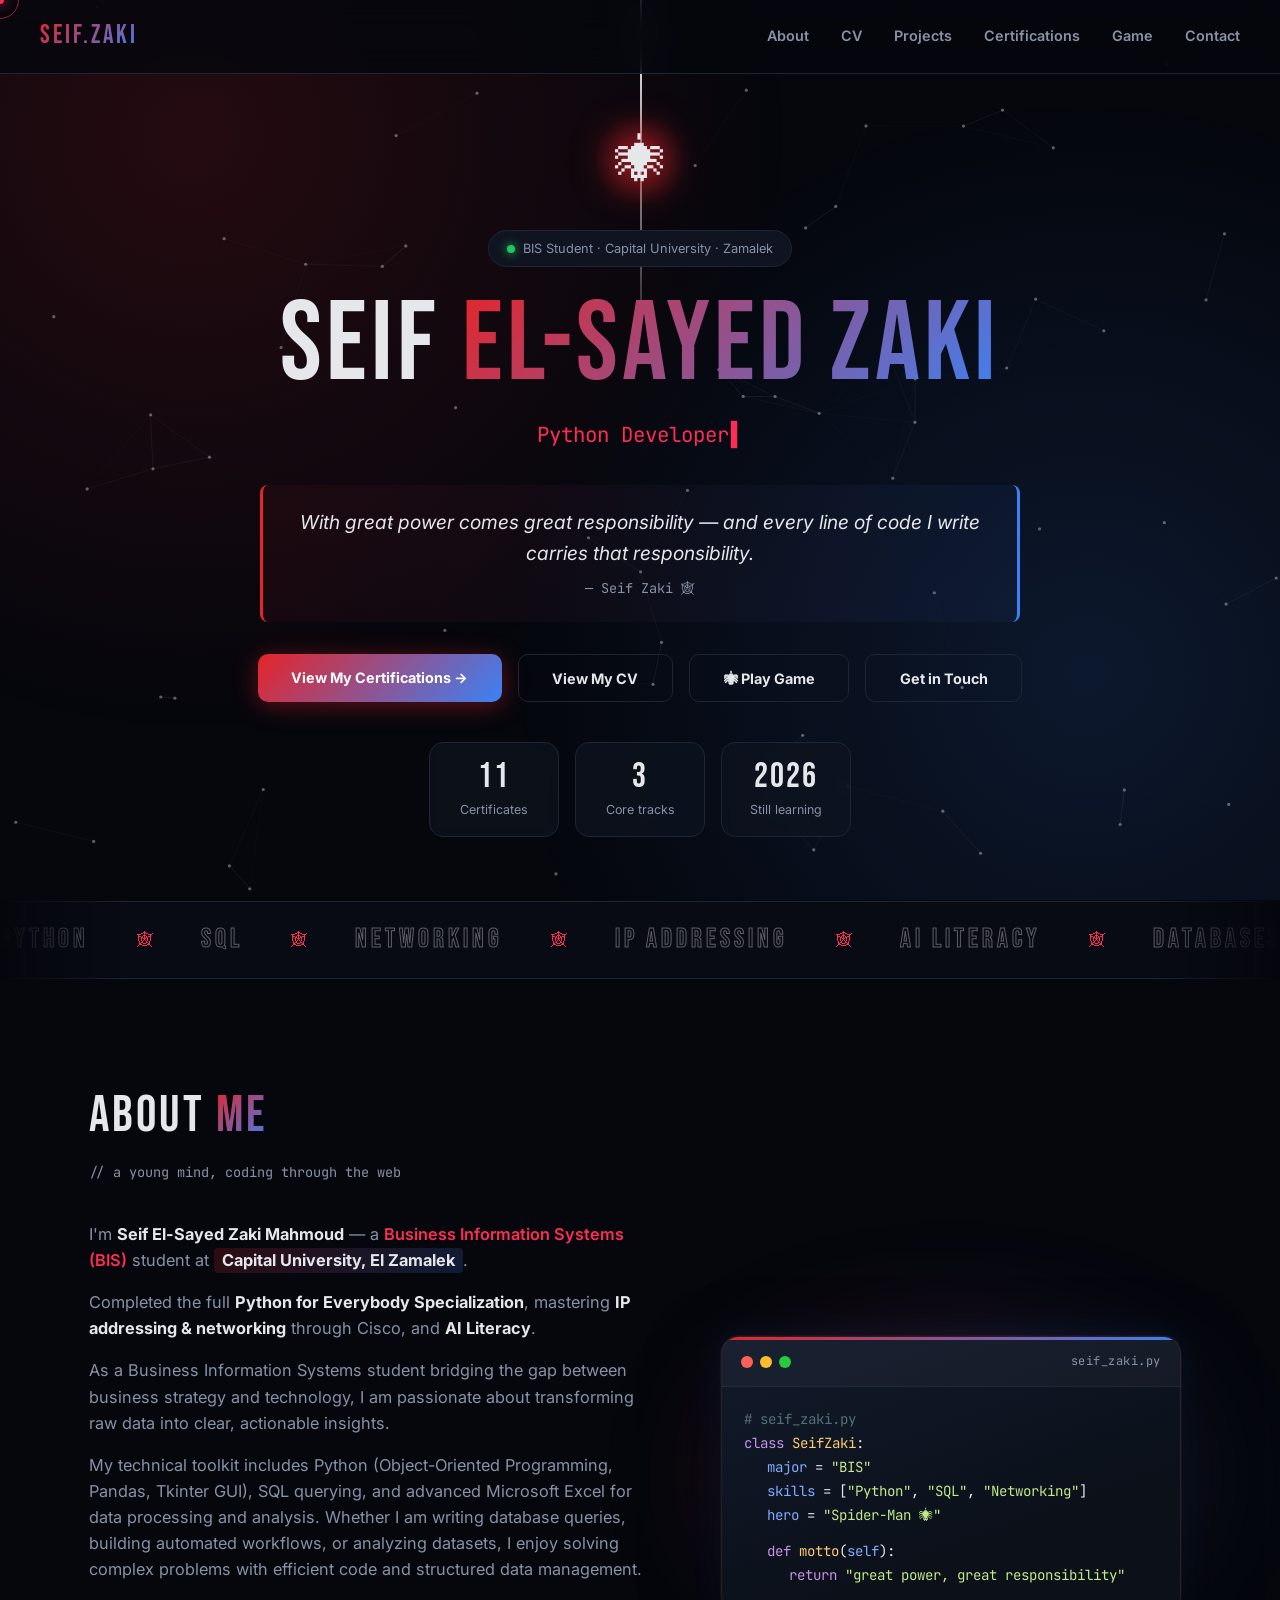
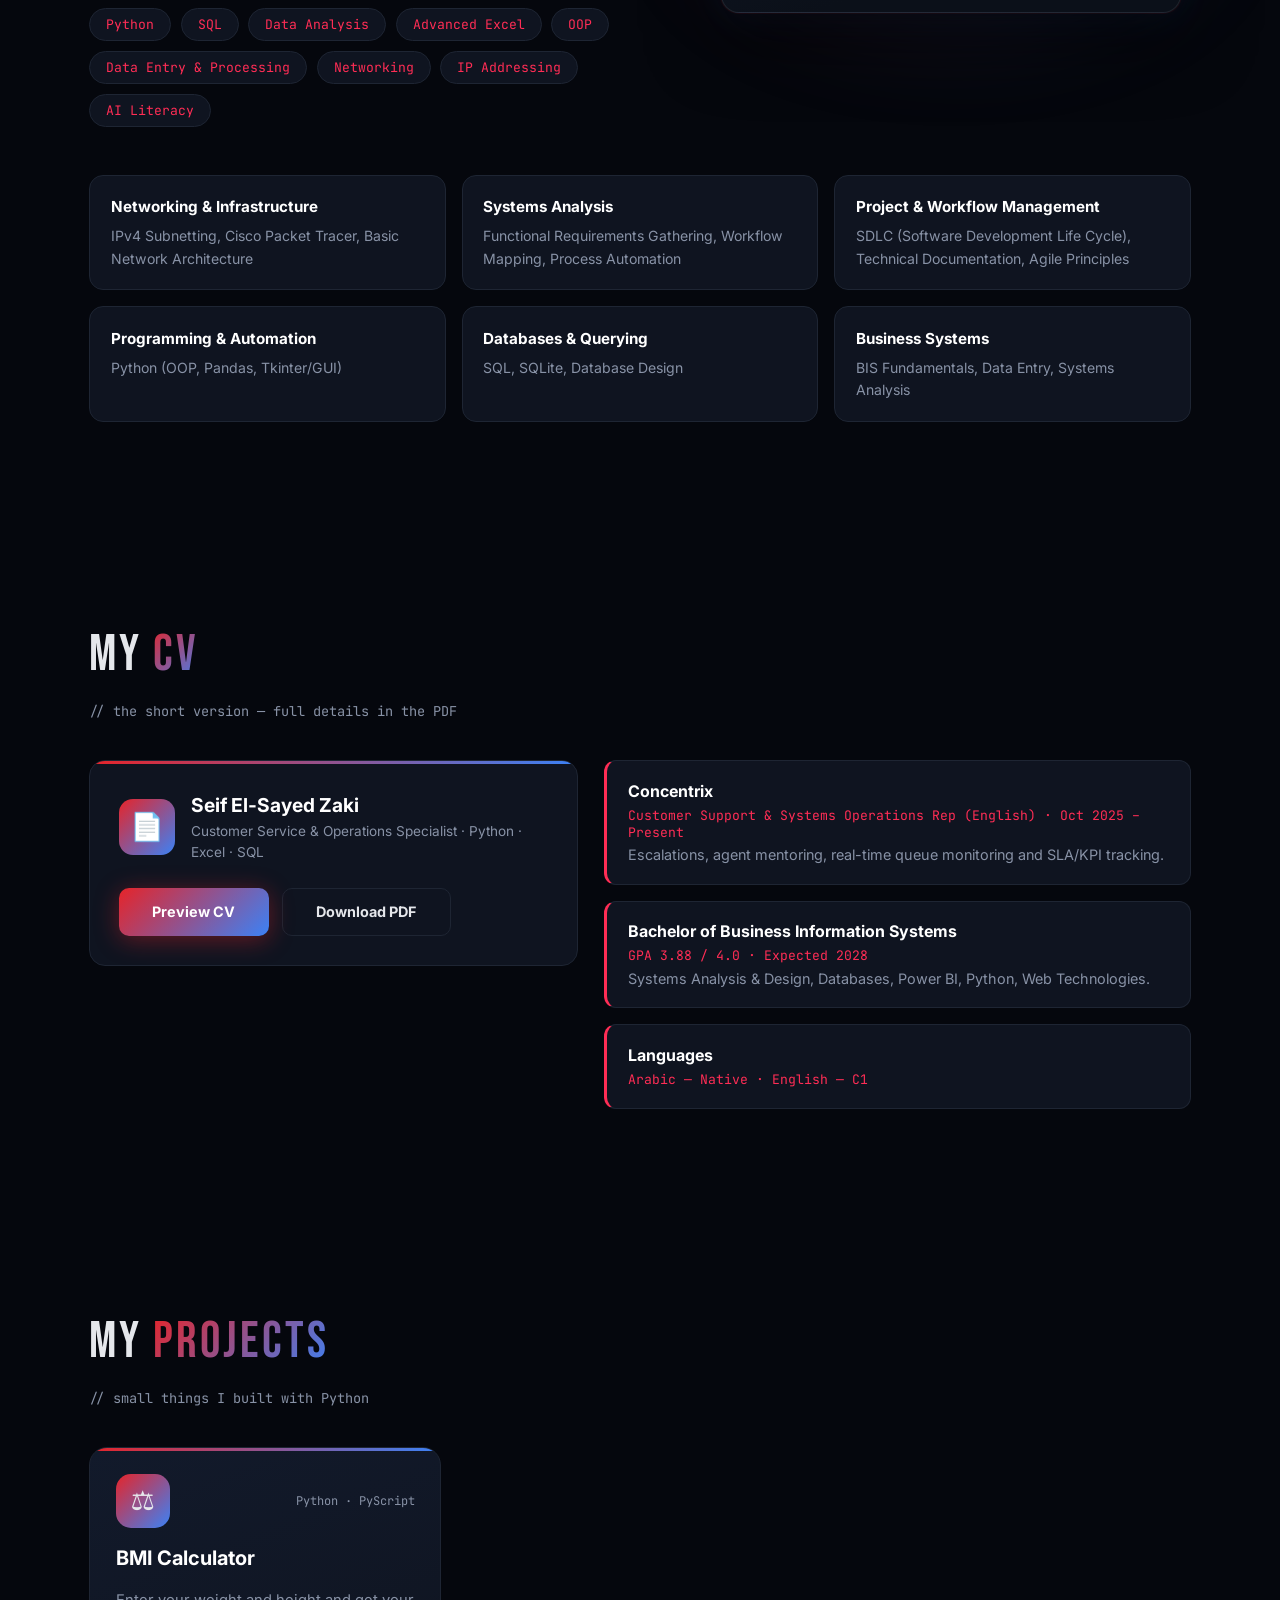
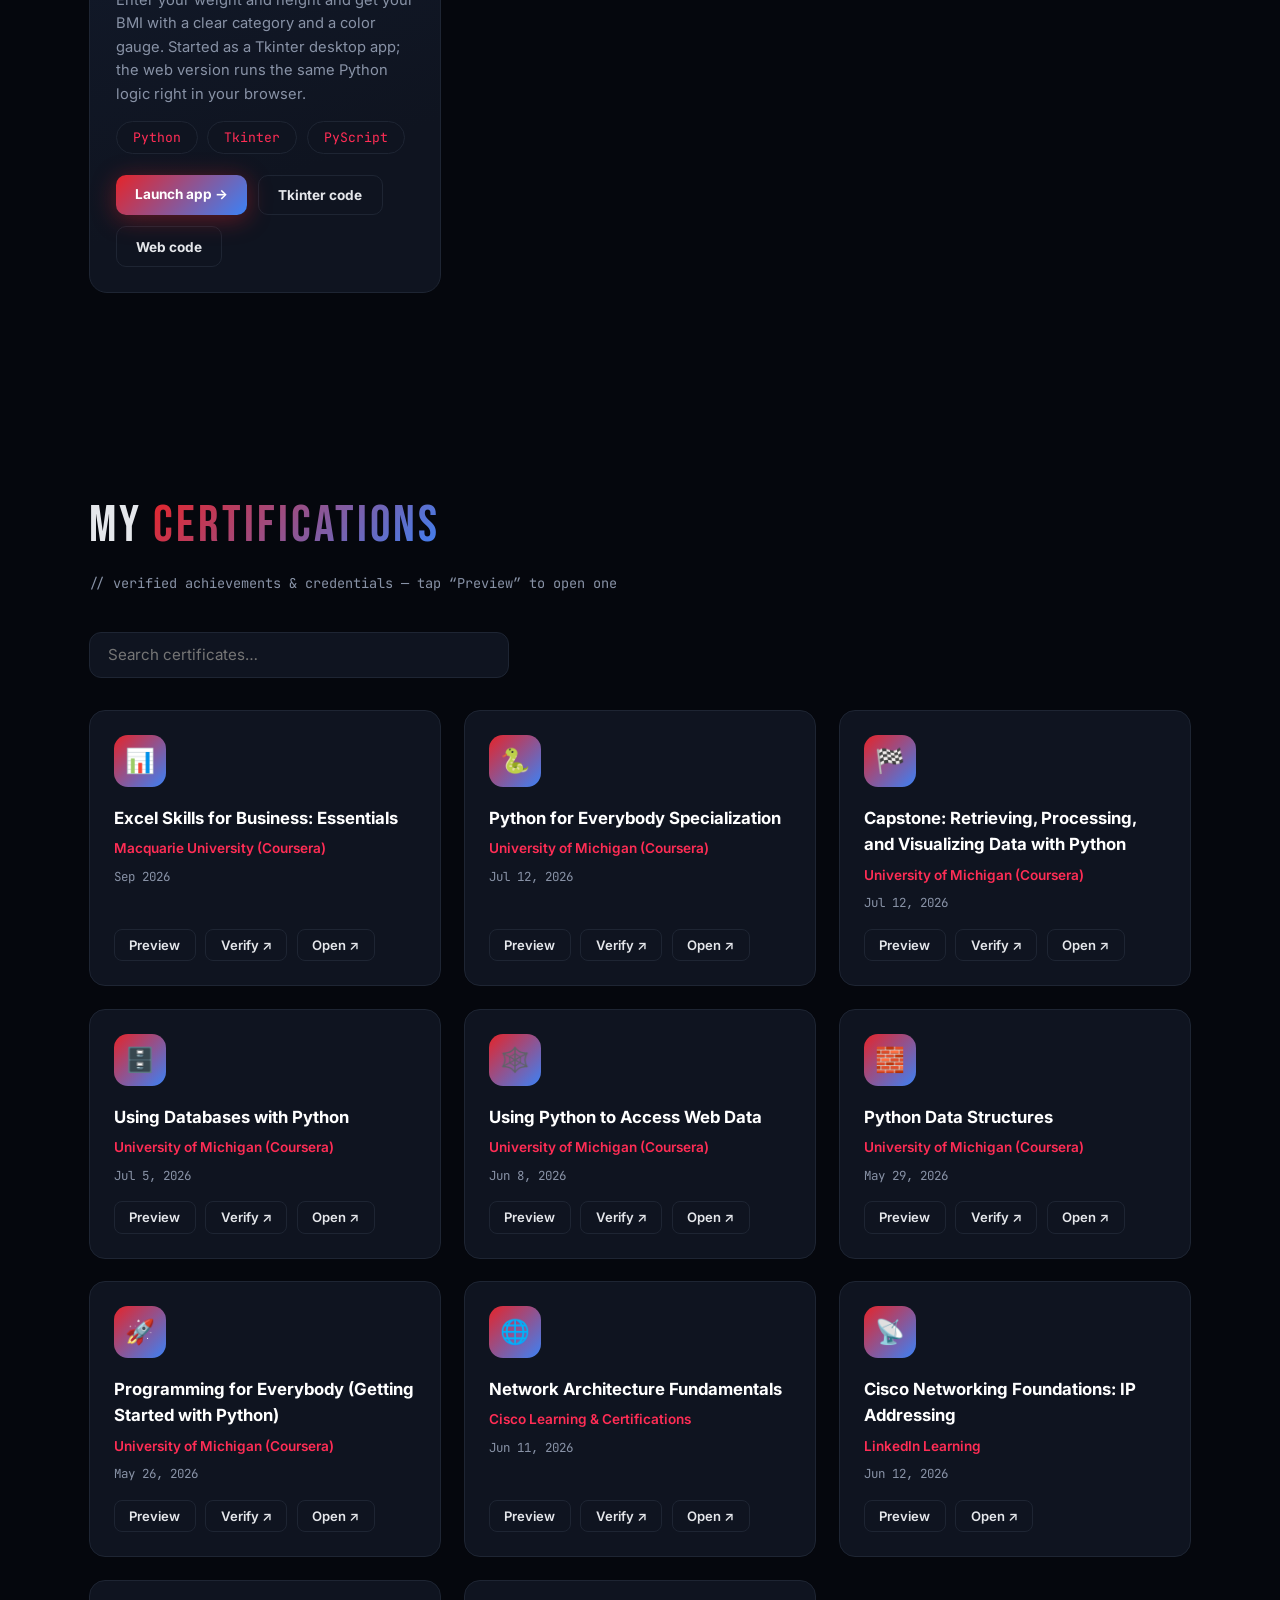
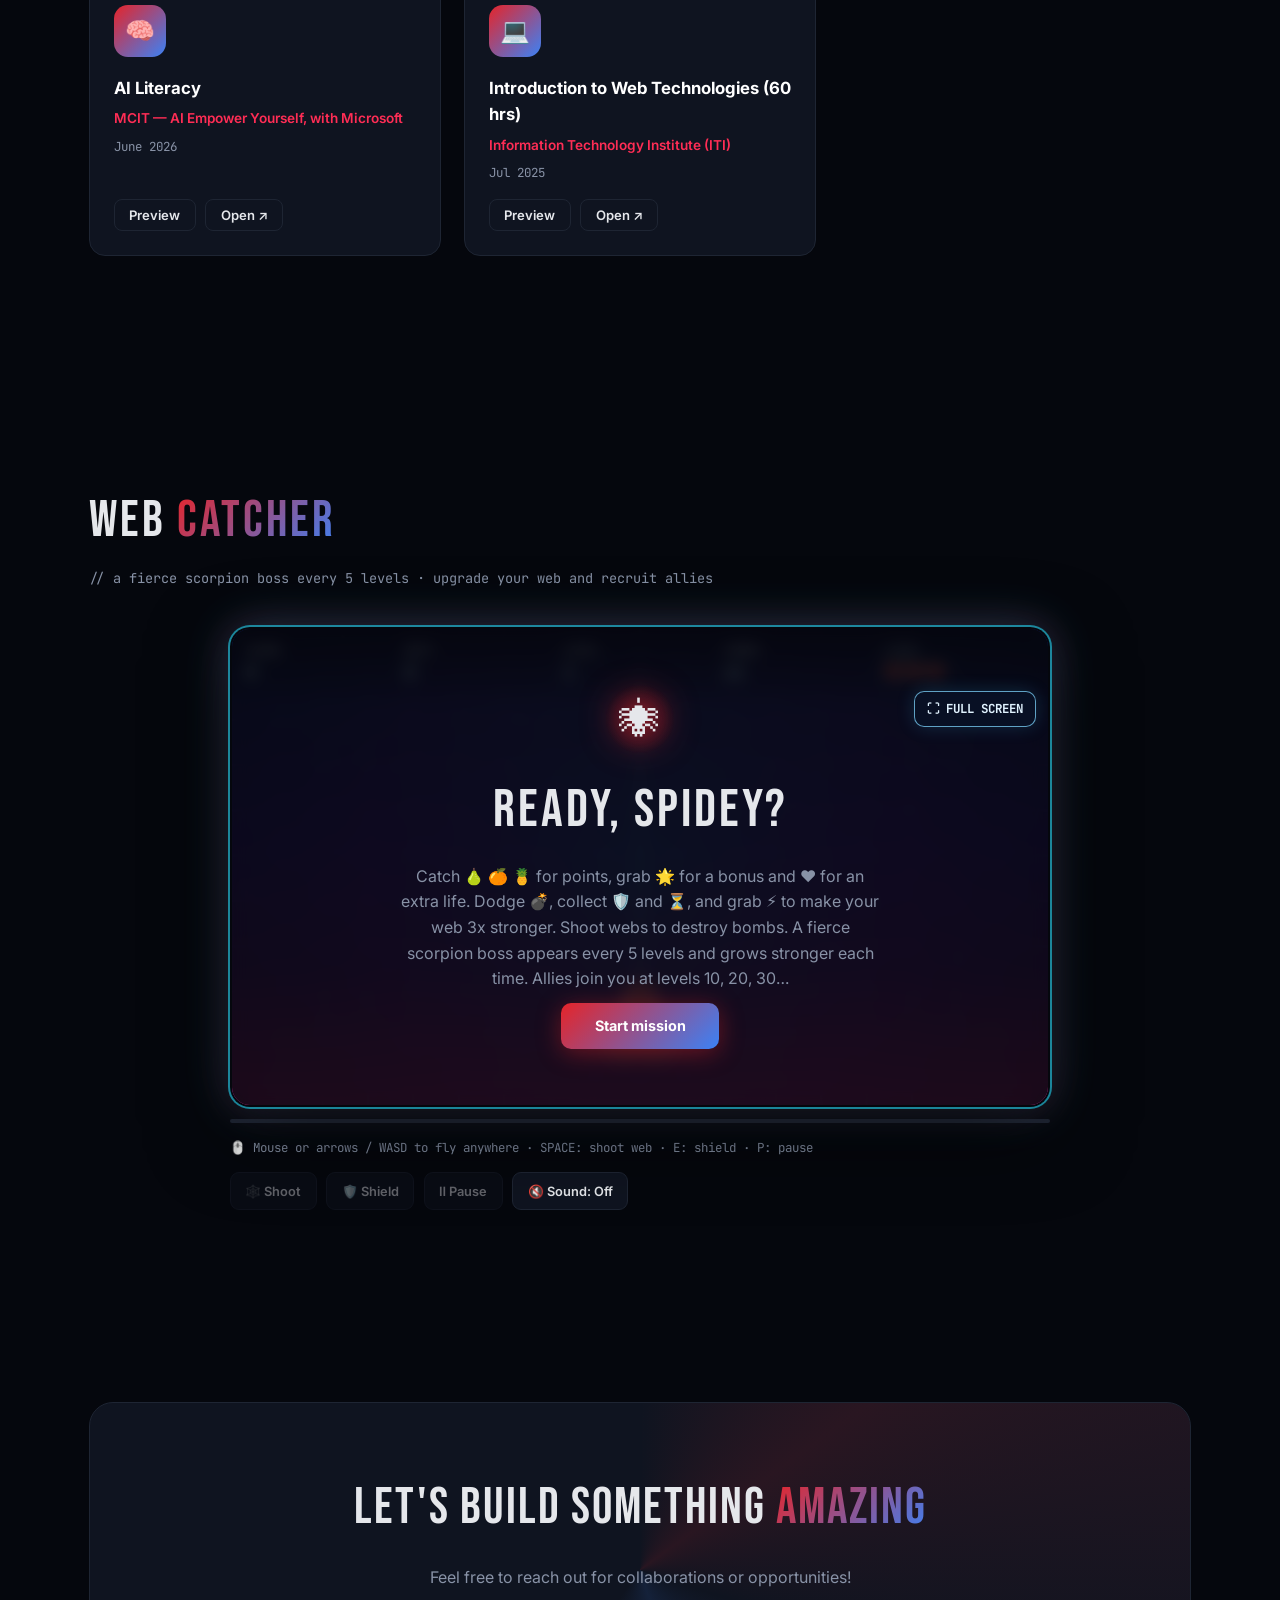
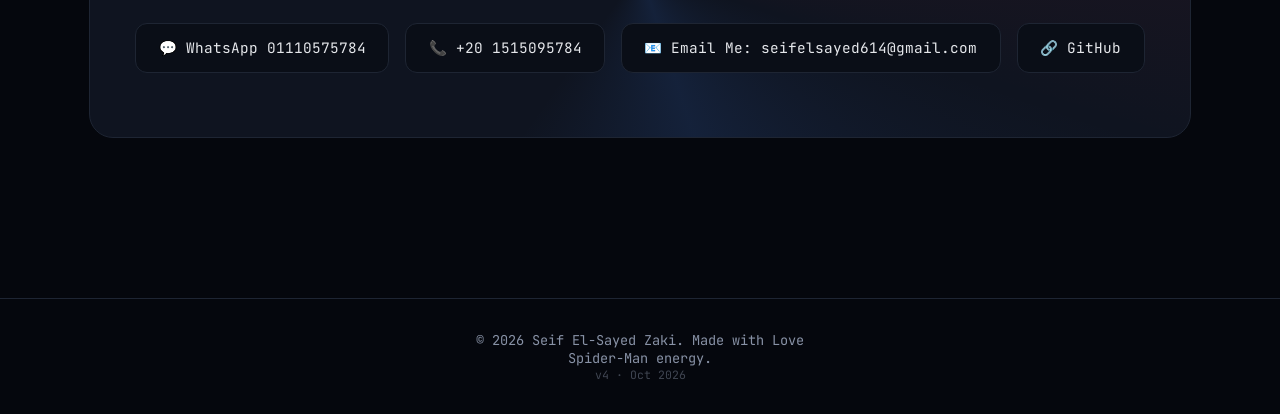
<file: index.html>
<!-- Version 4 - updated 2026-10-14 -->
<!doctype html>
<html lang="en">
  <head>
    <meta charset="UTF-8" />
    <meta
      name="viewport"
      content="width=device-width, initial-scale=1, viewport-fit=cover"
    />
    <meta name="theme-color" content="#05070d" />
    <title>Seif Zaki — BIS Student | Python Developer | Spider-Man Fan</title>
    <meta
      name="description"
      content="Portfolio of Seif El-Sayed Zaki: Python, databases, networking and AI literacy."
    />
    <meta property="og:title" content="Seif El-Sayed Zaki — Portfolio" />
    <meta
      property="og:description"
      content="BIS student, Python developer and Spider-Man fan. Certificates, CV and a small web game."
    />
    <meta property="og:type" content="website" />
    <link
      rel="icon"
      href="data:image/svg+xml,%3Csvg xmlns='http://www.w3.org/2000/svg' viewBox='0 0 100 100'%3E%3Ctext y='.9em' font-size='90'%3E🕷️%3C/text%3E%3C/svg%3E"
    />

    <link rel="preconnect" href="https://fonts.googleapis.com" />
    <link rel="preconnect" href="https://fonts.gstatic.com" crossorigin />
    <link
      href="https://fonts.googleapis.com/css2?family=Inter:wght@300;400;600;800&family=JetBrains+Mono:wght@400;600&family=Bebas+Neue&display=swap"
      rel="stylesheet"
    />
    <link rel="stylesheet" href="style.css?v=4" />
  </head>
  <body>
    <div id="progress"></div>
    <div class="sense" id="sense"></div>
    <div class="cur-dot" id="curDot"></div>
    <div class="cur-ring" id="curRing"></div>
    <canvas id="shots" aria-hidden="true"></canvas>
    <canvas id="web" aria-hidden="true"></canvas>

    <nav id="nav">
      <a href="#home" class="logo">SEIF.ZAKI</a>
      <button
        class="nav-toggle"
        id="navToggle"
        type="button"
        aria-label="Open menu"
        aria-expanded="false"
        aria-controls="navLinks"
      >
        <span></span><span></span><span></span>
      </button>
      <ul id="navLinks">
        <li><a href="#about">About</a></li>
        <li><a href="#cv">CV</a></li>
        <li><a href="#projects">Projects</a></li>
        <li><a href="#certs">Certifications</a></li>
        <li><a href="#game">Game</a></li>
        <li><a href="#contact">Contact</a></li>
      </ul>
    </nav>

    <header class="hero" id="home">
      <div class="strand"></div>
      <div class="emblem" id="heroEmblem" aria-hidden="true">🕷</div>
      <div class="badge">
        <span class="dot"></span> BIS Student · Capital University · Zamalek
      </div>
      <h1>
        <span class="name">SEIF</span> <span class="grad">EL-SAYED ZAKI</span>
      </h1>
      <div
        class="typing"
        id="typing"
        aria-label="Python Developer, BIS Student, Networking Enthusiast, Spider-Man Fan"
      ></div>
      <div class="quote-box">
        <p>
          With great power comes great responsibility — and every line of code I
          write carries that responsibility.
        </p>
        <div class="author">— Seif Zaki 🕸</div>
      </div>
      <div class="cta-group">
        <a href="#certs" class="btn btn-primary">View My Certifications →</a>
        <a href="#cv" class="btn btn-ghost">View My CV</a>
        <a href="#game" class="btn btn-ghost">🕷 Play Game</a>
        <a href="#contact" class="btn btn-ghost">Get in Touch</a>
      </div>
      <div class="stats">
        <div class="stat">
          <b data-count="0" id="certCount">0</b><span>Certificates</span>
        </div>
        <div class="stat"><b data-count="3">0</b><span>Core tracks</span></div>
        <div class="stat">
          <b data-count="2026">0</b><span>Still learning</span>
        </div>
      </div>
    </header>

    <div class="marquee" aria-hidden="true">
      <div class="track" id="track"></div>
    </div>

    <section id="about">
      <div class="reveal">
        <h2 class="section-title">About <span class="grad">Me</span></h2>
        <p class="section-sub">// a young mind, coding through the web</p>

        <div class="about-grid">
          <div class="about-text">
            <p>
              I'm <strong>Seif El-Sayed Zaki Mahmoud</strong> — a
              <span class="highlight">Business Information Systems (BIS)</span>
              student at
              <span class="uni">Capital University, El Zamalek</span>.
            </p>
            <p>
              Completed the full
              <strong>Python for Everybody Specialization</strong>, mastering
              <strong>IP addressing &amp; networking</strong> through Cisco, and
              <strong>AI Literacy</strong>.
            </p>
            <p>
              As a Business Information Systems student bridging the gap between
              business strategy and technology, I am passionate about
              transforming raw data into clear, actionable insights.
            </p>
            <p>
              My technical toolkit includes Python (Object-Oriented Programming,
              Pandas, Tkinter GUI), SQL querying, and advanced Microsoft Excel
              for data processing and analysis. Whether I am writing database
              queries, building automated workflows, or analyzing datasets, I
              enjoy solving complex problems with efficient code and structured
              data management.
            </p>
            <div class="skills">
              <span class="skill">Python</span>
              <span class="skill">SQL</span>
              <span class="skill">Data Analysis</span>
              <span class="skill">Advanced Excel</span>
              <span class="skill">OOP</span>
              <span class="skill">Data Entry &amp; Processing</span>
              <span class="skill">Networking</span>
              <span class="skill">IP Addressing</span>
              <span class="skill">AI Literacy</span>
            </div>
          </div>

          <div class="about-visual">
            <div class="code-card" id="tilt">
              <div class="code-bar">
                <div class="code-dots"><span></span><span></span><span></span></div>
                <span class="code-file">seif_zaki.py</span>
              </div>
              <div class="code-body">
                <div class="code-line"><span class="cm"># seif_zaki.py</span></div>
                <div class="code-line"><span class="kw">class</span> <span class="fn">SeifZaki</span>:</div>
                <div class="code-line in1"><span class="var">major</span> = <span class="str">"BIS"</span></div>
                <div class="code-line in1"><span class="var">skills</span> = [<span class="str">"Python"</span>, <span class="str">"SQL"</span>, <span class="str">"Networking"</span>]</div>
                <div class="code-line in1"><span class="var">hero</span> = <span class="str">"Spider-Man 🕷"</span></div>
                <div class="code-line blank"></div>
                <div class="code-line in1"><span class="kw">def</span> <span class="fn">motto</span>(<span class="var">self</span>):</div>
                <div class="code-line in2"><span class="kw">return</span> <span class="str">"great power, great responsibility"</span></div>
              </div>
            </div>
          </div>
        </div>

        <div class="skill-groups">
          <div class="skill-group">
            <h3>Networking &amp; Infrastructure</h3>
            <p>
              IPv4 Subnetting, Cisco Packet Tracer, Basic Network Architecture
            </p>
          </div>
          <div class="skill-group">
            <h3>Systems Analysis</h3>
            <p>
              Functional Requirements Gathering, Workflow Mapping, Process
              Automation
            </p>
          </div>
          <div class="skill-group">
            <h3>Project &amp; Workflow Management</h3>
            <p>
              SDLC (Software Development Life Cycle), Technical Documentation,
              Agile Principles
            </p>
          </div>
          <div class="skill-group">
            <h3>Programming &amp; Automation</h3>
            <p>Python (OOP, Pandas, Tkinter/GUI)</p>
          </div>
          <div class="skill-group">
            <h3>Databases &amp; Querying</h3>
            <p>SQL, SQLite, Database Design</p>
          </div>
          <div class="skill-group">
            <h3>Business Systems</h3>
            <p>BIS Fundamentals, Data Entry, Systems Analysis</p>
          </div>
        </div>
      </div>
    </section>

    <section id="cv">
      <div class="reveal">
        <h2 class="section-title">My <span class="grad">CV</span></h2>
        <p class="section-sub">
          // the short version — full details in the PDF
        </p>
        <div class="cv-grid">
          <div class="cv-card">
            <div class="cv-head">
              <span class="cv-ico">📄</span>
              <div>
                <h3>Seif El-Sayed Zaki</h3>
                <p>
                  Customer Service &amp; Operations Specialist · Python · Excel
                  · SQL
                </p>
              </div>
            </div>
            <div class="cv-actions">
              <button
                class="btn btn-primary"
                type="button"
                data-drive="1G-Sc3h9OS6PIPX37xf4R1WfteKg2YPDD"
                data-title="Seif El-Sayed Zaki — CV"
              >
                Preview CV
              </button>
              <a
                class="btn btn-ghost"
                href="https://drive.google.com/uc?export=download&amp;id=1G-Sc3h9OS6PIPX37xf4R1WfteKg2YPDD"
                rel="noopener"
                >Download PDF</a
              >
            </div>
          </div>
          <div class="cv-list">
            <div class="cv-item">
              <b>Concentrix</b>
              <span
                >Customer Support &amp; Systems Operations Rep (English) · Oct
                2025 – Present</span
              >
              <p>
                Escalations, agent mentoring, real-time queue monitoring and
                SLA/KPI tracking.
              </p>
            </div>
            <div class="cv-item">
              <b>Bachelor of Business Information Systems</b>
              <span>GPA 3.88 / 4.0 · Expected 2028</span>
              <p>
                Systems Analysis &amp; Design, Databases, Power BI, Python, Web
                Technologies.
              </p>
            </div>
            <div class="cv-item">
              <b>Languages</b>
              <span>Arabic — Native · English — C1</span>
            </div>
          </div>
        </div>
      </div>
    </section>

    <section id="projects">
      <div class="reveal">
        <h2 class="section-title">My <span class="grad">Projects</span></h2>
        <p class="section-sub">// small things I built with Python</p>
        <div class="project-grid">
          <article class="project-card">
            <div class="project-top">
              <span class="project-icon" aria-hidden="true">⚖️</span>
              <span class="project-tag">Python · PyScript</span>
            </div>
            <h3>BMI Calculator</h3>
            <p>
              Enter your weight and height and get your BMI with a clear
              category and a color gauge. Started as a Tkinter desktop app; the
              web version runs the same Python logic right in your browser.
            </p>
            <div class="skills">
              <span class="skill">Python</span>
              <span class="skill">Tkinter</span>
              <span class="skill">PyScript</span>
            </div>
            <div class="project-actions">
              <a class="btn btn-primary" href="bmi.html">Launch app →</a>
              <a class="btn btn-ghost" href="bmi_tkinter.py" target="_blank" rel="noopener">Tkinter code</a>
              <a class="btn btn-ghost" href="bmi_app.py" target="_blank" rel="noopener">Web code</a>
            </div>
          </article>
        </div>
      </div>
    </section>

    <section id="certs">
      <div class="reveal">
        <h2 class="section-title">
          My <span class="grad">Certifications</span>
        </h2>
        <p class="section-sub">
          // verified achievements &amp; credentials — tap “Preview” to open one
        </p>
        <input
          class="search"
          id="search"
          type="search"
          placeholder="Search certificates…"
          aria-label="Search certificates"
        />
        <div class="cert-grid" id="certGrid"></div>
        <p class="empty" id="empty" hidden>
          No certificate matches that search.
        </p>
        <div class="more-wrap">
          <button class="btn btn-ghost" id="moreBtn" type="button" hidden>
            Show all certificates
          </button>
        </div>
      </div>
    </section>

    <section id="game">
      <div class="reveal">
        <h2 class="section-title">Web <span class="grad">Catcher</span></h2>
        <p class="section-sub">
          // a fierce scorpion boss every 5 levels · upgrade your web and
          recruit allies
        </p>

        <div class="game-wrap" id="gameWrap">
          <canvas
            id="gameCanvas"
            aria-label="Spider-Man catching game"
          ></canvas>
          <button
            class="game-fullscreen-btn"
            id="gFullscreen"
            type="button"
            aria-label="Toggle fullscreen game"
          >
            ⛶ FULL SCREEN
          </button>

          <div class="hud">
            <span>SCORE <b id="gScore">0</b></span>
            <span>BEST <b id="gBest">0</b></span>
            <span>LEVEL <b id="gLevel">1</b></span>
            <span>COMBO <b id="gCombo">x1</b></span>
            <span>LIVES <b id="gLives">❤️❤️❤️</b></span>
          </div>

          <div class="game-overlay" id="gOverlay">
            <div class="emblem small" aria-hidden="true">🕷</div>
            <h3 id="gTitle">Ready, Spidey?</h3>
            <p id="gMsg">
              Catch 🍐 🍊 🍍 for points, grab 🌟 for a bonus and ❤️ for an extra
              life. Dodge 💣, collect 🛡️ and ⏳, and grab ⚡ to make your web 3x
              stronger. Shoot webs to destroy bombs. A fierce scorpion boss
              appears every 5 levels and grows stronger each time. Allies join
              you at levels 10, 20, 30…
            </p>
            <button class="btn btn-primary" id="gStart" type="button">
              Start mission
            </button>
          </div>
        </div>

        <div class="game-meter" aria-label="Progress to next level">
          <span id="gProgress"></span>
        </div>

        <div class="game-controls">
          <p class="game-hint desktop">
            🖱️ Mouse or arrows / WASD to fly anywhere · SPACE: shoot web · E: shield · P:
            pause
          </p>
          <p class="game-hint touch">
            👆 Drag to fly anywhere · hold your finger down to shoot webs
          </p>
          <div class="game-actions">
            <button class="game-action" id="gShoot" type="button" disabled>
              🕸️ Shoot
            </button>
            <button class="game-action" id="gShield" type="button" disabled>
              🛡️ Shield
            </button>
            <button class="game-action" id="gPause" type="button" disabled>
              Ⅱ Pause
            </button>
            <button
              class="game-action"
              id="gSound"
              type="button"
              aria-pressed="false"
            >
              🔇 Sound: Off
            </button>
          </div>
        </div>
      </div>
    </section>

    <section id="contact">
      <div class="contact reveal">
        <h2>Let's Build Something <span class="grad">Amazing</span></h2>
        <p>Feel free to reach out for collaborations or opportunities!</p>
        <div class="contact-info">
          <a
            href="https://wa.me/201110575784"
            class="contact-item"
            target="_blank"
            rel="noopener noreferrer"
            >💬 WhatsApp 01110575784</a
          >
          <a href="tel:+201515095784" class="contact-item">📞 +20 1515095784</a>
          <a href="mailto:seifelsayed614@gmail.com" class="contact-item"
            >📧 Email Me: seifelsayed614@gmail.com</a
          >
          <a
            href="https://github.com/seif-zaki-hue"
            target="_blank"
            rel="noopener"
            class="contact-item"
            >🔗 GitHub</a
          >
        </div>
      </div>
    </section>

    <footer>
      <p>© 2026 Seif El-Sayed Zaki. Made with Love</p>
      <p>Spider-Man energy.</p>
      <p style="opacity:.45;font-size:.72rem">v4 · Oct 2026</p>
    </footer>
    <button id="toTop" type="button" aria-label="Back to top">↑</button>

    <div
      class="modal"
      id="modal"
      role="dialog"
      aria-modal="true"
      aria-label="Document preview"
    >
      <div class="modal-box">
        <div class="modal-bar">
          <h4 id="modalTitle"></h4>
          <div>
            <a id="modalOpen" href="#" target="_blank" rel="noopener"
              >Open in Drive</a
            >
            <button id="modalClose" type="button">Close ✕</button>
          </div>
        </div>
        <iframe id="modalFrame" title="Document preview"></iframe>
      </div>
    </div>

    <script src="certificates.js?v=4"></script>
    <script src="main.js?v=4"></script>
    <script src="game.js?v=4"></script>
  </body>
</html>
</file>
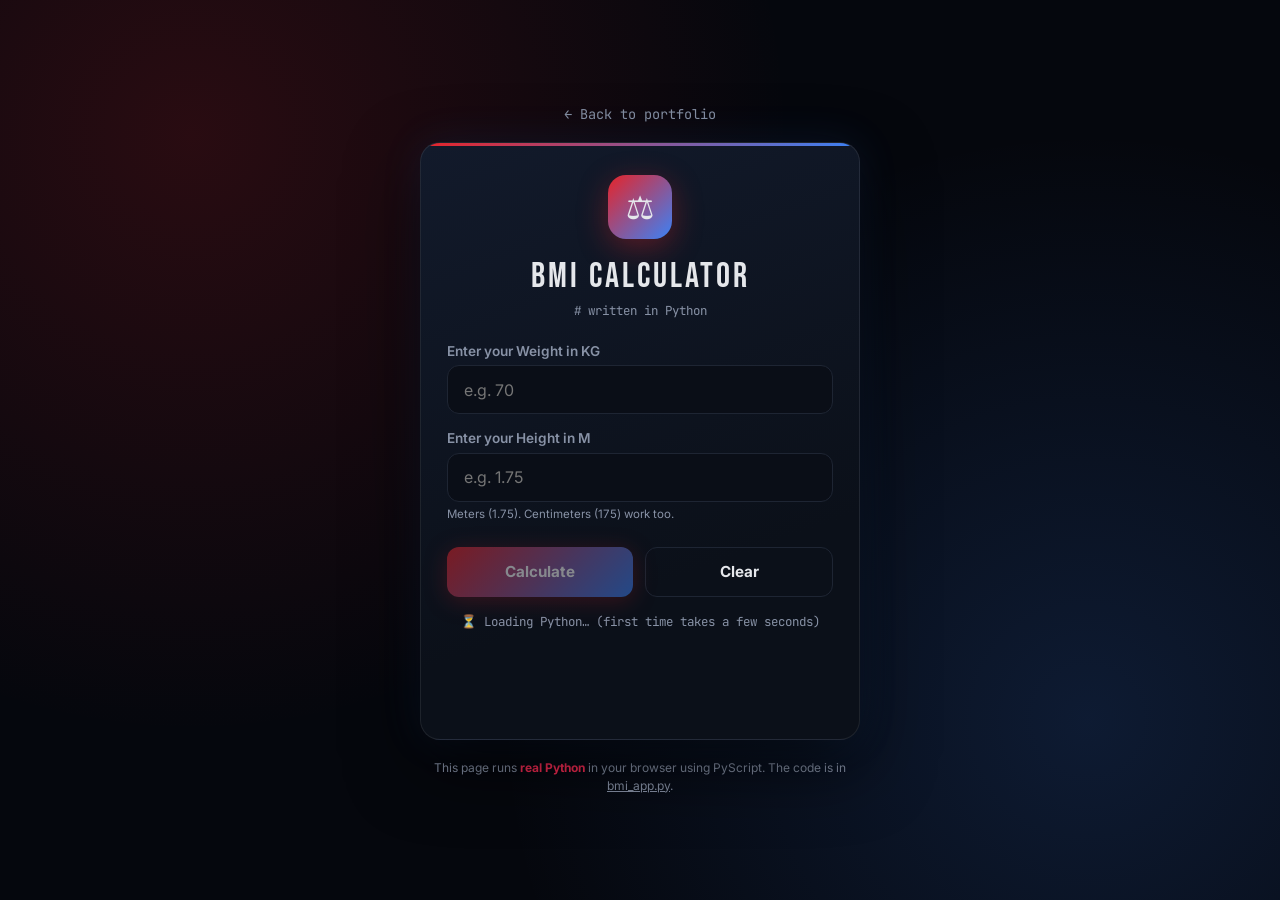
<file: bmi.html>
<!-- Version 4 - updated 2026-10-14 -->
<!doctype html>
<html lang="en">
  <head>
    <meta charset="UTF-8" />
    <meta name="viewport" content="width=device-width, initial-scale=1" />
    <meta name="theme-color" content="#05070d" />
    <title>BMI Calculator — Seif Zaki</title>
    <meta name="description" content="BMI calculator written in Python and running in the browser with PyScript." />
    <link rel="icon" href="data:image/svg+xml,%3Csvg xmlns='http://www.w3.org/2000/svg' viewBox='0 0 100 100'%3E%3Ctext y='.9em' font-size='90'%3E⚖️%3C/text%3E%3C/svg%3E" />

    <link rel="preconnect" href="https://fonts.googleapis.com" />
    <link rel="preconnect" href="https://fonts.gstatic.com" crossorigin />
    <link href="https://fonts.googleapis.com/css2?family=Inter:wght@400;600;800&family=JetBrains+Mono:wght@400;600&family=Bebas+Neue&display=swap" rel="stylesheet" />

    <!-- PyScript: runs bmi_app.py (real Python) in the browser -->
    <link rel="stylesheet" href="https://pyscript.net/releases/2024.11.1/core.css" />
    <script type="module" src="https://pyscript.net/releases/2024.11.1/core.js"></script>

    <style>
      * { margin: 0; padding: 0; box-sizing: border-box; }
      :root {
        --bg: #05070d; --card: #0f1420; --border: #1e2533;
        --text: #e5e7eb; --muted: #8892a6; --accent: #ff2d55;
        --gradient: linear-gradient(135deg, #e62429, #3b82f6);
      }
      body {
        min-height: 100vh;
        display: flex; flex-direction: column; align-items: center; justify-content: center;
        gap: 1.2rem;
        padding: 2rem 1.1rem;
        font-family: 'Inter', system-ui, sans-serif;
        color: var(--text);
        background:
          radial-gradient(circle at 15% 15%, rgba(230,36,41,.16), transparent 45%),
          radial-gradient(circle at 85% 80%, rgba(59,130,246,.16), transparent 45%),
          var(--bg);
      }
      .back { align-self: center; color: var(--muted); font: .85rem 'JetBrains Mono', monospace; text-decoration: none; }
      .back:hover { color: var(--accent); }

      .card {
        position: relative; overflow: hidden;
        width: 100%; max-width: 440px;
        padding: 2rem 1.6rem 1.8rem;
        background: linear-gradient(160deg, #121a2b, #0b1019 70%);
        border: 1px solid rgba(255,255,255,.08);
        border-radius: 20px;
        box-shadow: 0 25px 70px rgba(0,0,0,.65), 0 0 40px rgba(59,130,246,.12);
      }
      .card::before { content: ''; position: absolute; inset: 0 0 auto 0; height: 3px; background: var(--gradient); }

      .icon {
        width: 64px; height: 64px; margin: 0 auto 1rem;
        display: grid; place-items: center;
        border-radius: 18px; font-size: 2rem;
        background: var(--gradient);
        box-shadow: 0 8px 30px rgba(230,36,41,.35);
      }
      h1 { text-align: center; font: 400 2.2rem 'Bebas Neue', sans-serif; letter-spacing: 3px; }
      .sub { margin: .2rem 0 1.5rem; text-align: center; color: var(--muted); font: .78rem 'JetBrains Mono', monospace; }

      label { display: block; margin: 1rem 0 .4rem; color: var(--muted); font-size: .85rem; font-weight: 600; }
      input {
        width: 100%; padding: .85rem 1rem;
        background: #0a0e17; color: var(--text);
        border: 1px solid var(--border); border-radius: 12px;
        font: 400 1rem 'Inter', sans-serif;
        transition: border-color .25s, box-shadow .25s;
      }
      input:focus { outline: none; border-color: var(--accent); box-shadow: 0 0 0 3px rgba(255,45,85,.15); }
      .hint { margin-top: .35rem; color: var(--muted); font-size: .72rem; }

      .buttons { display: flex; gap: .8rem; margin-top: 1.6rem; }
      button {
        flex: 1; padding: .9rem 1rem;
        border: none; border-radius: 12px;
        font: 700 .95rem 'Inter', sans-serif; cursor: pointer;
        transition: transform .2s, box-shadow .2s, opacity .2s;
      }
      button:hover:not(:disabled) { transform: translateY(-2px); }
      #calc { background: var(--gradient); color: #fff; box-shadow: 0 4px 22px rgba(230,36,41,.4); }
      #calc:disabled { opacity: .5; cursor: wait; }
      #clear { background: transparent; color: var(--text); border: 1px solid var(--border); }
      #clear:hover { border-color: #3b82f6; }

      #loading { margin-top: 1rem; text-align: center; color: var(--muted); font: .78rem 'JetBrains Mono', monospace; }

      .out { margin-top: 1.6rem; text-align: center; min-height: 3.4rem; }
      #bmi-value { font: 400 3rem/1 'Bebas Neue', sans-serif; letter-spacing: 2px; }
      #result { margin-top: .3rem; font-size: 1.05rem; font-weight: 700; }

      #gauge { display: none; position: relative; margin: 1.2rem .3rem 0; }
      .bar {
        height: 10px; border-radius: 99px;
        background: linear-gradient(90deg,
          #3b82f6 0 28.3%, #22c55e 28.3% 50%, #facc15 50% 66.7%, #fb923c 66.7% 83.3%, #ef4444 83.3% 100%);
      }
      #marker {
        position: absolute; top: -5px; left: 0;
        width: 4px; height: 20px; margin-left: -2px;
        background: #fff; border-radius: 3px;
        box-shadow: 0 0 10px rgba(255,255,255,.9);
        transition: left .5s cubic-bezier(.2,.8,.2,1);
      }
      .scale { display: flex; justify-content: space-between; margin-top: .45rem; color: var(--muted); font: .68rem 'JetBrains Mono', monospace; }

      .note { max-width: 440px; text-align: center; color: var(--muted); font-size: .75rem; line-height: 1.5; }
      .note b { color: var(--accent); }
    </style>
  </head>
  <body>
    <a class="back" href="index.html#projects">← Back to portfolio</a>

    <main class="card">
      <div class="icon" aria-hidden="true">⚖️</div>
      <h1>BMI Calculator</h1>
      <p class="sub"># written in Python</p>

      <label for="weight">Enter your Weight in KG</label>
      <input id="weight" type="number" inputmode="decimal" min="0" step="any" placeholder="e.g. 70" />

      <label for="height">Enter your Height in M</label>
      <input id="height" type="number" inputmode="decimal" min="0" step="any" placeholder="e.g. 1.75" />
      <p class="hint">Meters (1.75). Centimeters (175) work too.</p>

      <div class="buttons">
        <button id="calc" type="button" disabled>Calculate</button>
        <button id="clear" type="button">Clear</button>
      </div>
      <p id="loading">⏳ Loading Python… (first time takes a few seconds)</p>

      <div class="out" aria-live="polite">
        <div id="bmi-value"></div>
        <div id="result"></div>
        <div id="gauge">
          <div class="bar"></div>
          <div id="marker"></div>
          <div class="scale"><span>10</span><span>18.5</span><span>25</span><span>30</span><span>35</span><span>40</span></div>
        </div>
      </div>
    </main>

    <p class="note">
      This page runs <b>real Python</b> in your browser using PyScript.
      The code is in <a href="bmi_app.py" style="color:inherit">bmi_app.py</a>.
    </p>

    <script type="py" src="bmi_app.py"></script>
  </body>
</html>
</file>
<file: style.css>
/* Version 4 - updated 2026-10-14 */
/* Seif Zaki portfolio styles */

:root {
  --bg: #05070d;
  --bg-2: #0a0e17;
  --card: #0f1420;
  --border: #1e2533;
  --text: #e5e7eb;
  --muted: #8892a6;
  --red: #e62429;
  --blue: #3b82f6;
  --accent: #ff2d55;
  --gradient: linear-gradient(135deg, #e62429, #3b82f6);
}

* { margin: 0; padding: 0; box-sizing: border-box; }

/* the hidden attribute loses against any display: rule, so force it */
[hidden] { display: none !important; }

html {
  scroll-behavior: smooth;
  scroll-padding-top: 80px;
  -webkit-text-size-adjust: 100%;
}

body {
  font-family: 'Inter', system-ui, sans-serif;
  background: var(--bg);
  color: var(--text);
  line-height: 1.6;
  overflow-x: hidden;
}
body.no-scroll { overflow: hidden; }

a:focus-visible, button:focus-visible, input:focus-visible {
  outline: 2px solid var(--accent);
  outline-offset: 3px;
}

/* ---------- background ---------- */
body::before {
  content: '';
  position: fixed;
  inset: 0;
  z-index: -3;
  background:
    radial-gradient(circle at 15% 15%, rgba(230,36,41,.14), transparent 45%),
    radial-gradient(circle at 85% 75%, rgba(59,130,246,.14), transparent 45%);
}
#web { position: fixed; inset: 0; z-index: -2; width: 100%; height: 100%; }

#progress {
  position: fixed; top: 0; left: 0;
  height: 3px; width: 0;
  background: var(--gradient);
  box-shadow: 0 0 12px var(--accent);
  z-index: 200;
}

/* ---------- navigation ---------- */
nav {
  position: fixed; top: 0; width: 100%;
  padding: 1rem 2.5rem;
  padding-top: calc(1rem + env(safe-area-inset-top, 0px));
  display: flex; justify-content: space-between; align-items: center;
  background: rgba(5,7,13,.78);
  -webkit-backdrop-filter: blur(16px);
  backdrop-filter: blur(16px);
  border-bottom: 1px solid var(--border);
  z-index: 100;
}
.logo {
  font-family: 'Bebas Neue', sans-serif;
  font-size: 1.6rem; letter-spacing: 3px;
  text-decoration: none;
  background: var(--gradient);
  -webkit-background-clip: text; background-clip: text;
  -webkit-text-fill-color: transparent;
}
nav ul { display: flex; gap: 2rem; list-style: none; }
nav ul a {
  position: relative;
  padding: .2rem 0;
  color: var(--muted);
  text-decoration: none;
  font-size: .9rem; font-weight: 600;
  transition: color .3s;
}
nav ul a::after {
  content: '';
  position: absolute; left: 0; bottom: -2px;
  height: 2px; width: 0;
  background: var(--gradient);
  transition: width .3s;
}
nav ul a:hover, nav ul a.active { color: var(--text); }
nav ul a:hover::after, nav ul a.active::after { width: 100%; }

.nav-toggle {
  display: none;
  flex-direction: column; justify-content: center; gap: 5px;
  width: 42px; height: 42px;
  padding: 0 10px;
  background: transparent;
  border: 1px solid var(--border);
  border-radius: 10px;
  cursor: pointer;
}
.nav-toggle span {
  display: block; height: 2px;
  background: var(--text);
  border-radius: 2px;
  transition: transform .3s, opacity .3s;
}
.nav-toggle[aria-expanded="true"] span:nth-child(1) { transform: translateY(7px) rotate(45deg); }
.nav-toggle[aria-expanded="true"] span:nth-child(2) { opacity: 0; }
.nav-toggle[aria-expanded="true"] span:nth-child(3) { transform: translateY(-7px) rotate(-45deg); }

/* ---------- hero ---------- */
.hero {
  min-height: 100vh;
  min-height: 100svh;
  display: flex; flex-direction: column;
  justify-content: center; align-items: center;
  text-align: center;
  padding: 7rem 1.5rem 4rem;
  position: relative;
}
.strand {
  position: absolute; top: 0; left: 50%;
  width: 2px; height: 0;
  background: linear-gradient(#fff, rgba(255,255,255,.2));
  animation: drop 1.4s cubic-bezier(.2,.8,.2,1) .2s forwards;
  z-index: -1;
}
@keyframes drop { to { height: calc(50% - 150px); } }

.emblem {
  width: 96px; height: 96px;
  margin-bottom: 1.4rem;
  display: grid; place-items: center;
  border-radius: 50%;
  font-size: 3.2rem;
  background: radial-gradient(circle, rgba(230,36,41,.3), transparent 70%);
  filter: drop-shadow(0 0 18px var(--red));
  transform-origin: top center;
  animation: pulse 3s ease-in-out infinite, sway 5s ease-in-out infinite;
}
.emblem.small { width: 70px; height: 70px; margin: 0; font-size: 2.6rem; }
@keyframes pulse {
  0%, 100% { box-shadow: 0 0 30px rgba(230,36,41,.4); }
  50% { box-shadow: 0 0 60px rgba(230,36,41,.75); }
}
@keyframes sway { 0%, 100% { rotate: -4deg; } 50% { rotate: 4deg; } }

.badge {
  display: inline-flex; align-items: center; gap: .5rem;
  padding: .45rem 1.1rem;
  margin-bottom: 1.4rem;
  border: 1px solid var(--border);
  border-radius: 999px;
  background: var(--card);
  color: var(--muted);
  font-size: .8rem;
}
.dot {
  width: 8px; height: 8px; border-radius: 50%;
  background: #22c55e;
  box-shadow: 0 0 10px #22c55e;
  animation: blink 2s infinite;
}
@keyframes blink { 50% { opacity: .35; } }

h1 {
  font-family: 'Bebas Neue', sans-serif;
  font-weight: 400;
  font-size: clamp(2.3rem, 9.5vw, 7rem);
  line-height: 1;
  letter-spacing: 4px;
  margin-bottom: 1rem;
}
h1 .name { display: inline-block; }
h1 .grad { white-space: nowrap; }      /* keep EL-SAYED ZAKI on one line */
.grad {
  background: var(--gradient);
  -webkit-background-clip: text; background-clip: text;
  -webkit-text-fill-color: transparent;
}
h1:hover .name, h1:hover .grad { animation: glitch .5s steps(2) 1; }
@keyframes glitch {
  20% { transform: translate(-3px, 2px); text-shadow: 3px 0 #3b82f6, -3px 0 #e62429; }
  40% { transform: translate(3px, -2px); }
  60% { transform: translate(-2px, -1px); text-shadow: -3px 0 #3b82f6, 3px 0 #e62429; }
  100% { transform: none; }
}

.typing {
  min-height: 2em;
  margin-bottom: 1.6rem;
  font-family: 'JetBrains Mono', monospace;
  font-size: clamp(.95rem, 2vw, 1.3rem);
  color: var(--accent);
}
.typing::after { content: '▌'; margin-left: 2px; animation: blink 1s steps(1) infinite; }

.quote-box {
  max-width: 760px;
  margin-bottom: 2rem;
  padding: 1.4rem 2rem;
  border-left: 3px solid var(--red);
  border-right: 3px solid var(--blue);
  border-radius: 8px;
  background: linear-gradient(90deg, rgba(230,36,41,.06), rgba(59,130,246,.06));
}
.quote-box p { font-style: italic; font-size: clamp(1rem, 2vw, 1.2rem); }
.quote-box .author {
  margin-top: .6rem;
  color: var(--muted);
  font-size: .85rem;
  font-family: 'JetBrains Mono', monospace;
}

.cta-group {
  display: flex; flex-wrap: wrap; justify-content: center; gap: 1rem;
  margin-bottom: 2.5rem;
}
.btn {
  padding: .9rem 2.1rem;
  border: none;
  border-radius: 10px;
  font: 700 .9rem 'Inter', sans-serif;
  text-decoration: none;
  cursor: pointer;
  transition: transform .25s, box-shadow .25s, border-color .25s;
}
.btn:hover { transform: translateY(-3px); }
.btn-primary {
  position: relative; overflow: hidden;
  background: var(--gradient);
  color: #fff;
  box-shadow: 0 4px 25px rgba(230,36,41,.4);
}
.btn-primary:hover { box-shadow: 0 8px 35px rgba(230,36,41,.6); }
.btn-primary::after {
  content: '';
  position: absolute; top: 0; left: -120%;
  width: 60%; height: 100%;
  background: linear-gradient(100deg, transparent, rgba(255,255,255,.35), transparent);
  animation: shine 3.5s infinite;
}
@keyframes shine { to { left: 160%; } }
.btn-ghost { background: transparent; color: var(--text); border: 1px solid var(--border); }
.btn-ghost:hover { border-color: var(--blue); }

.stats { display: flex; flex-wrap: wrap; justify-content: center; gap: 1rem; }
.stat {
  min-width: 130px;
  padding: .9rem 1.4rem;
  background: rgba(15,20,32,.7);
  border: 1px solid var(--border);
  border-radius: 14px;
  -webkit-backdrop-filter: blur(6px);
  backdrop-filter: blur(6px);
}
.stat b {
  display: block;
  font: 400 2.2rem/1.1 'Bebas Neue', sans-serif;
  letter-spacing: 2px;
}
.stat span { color: var(--muted); font-size: .78rem; }

/* skills ticker under the hero */
.marquee {
  overflow: hidden;
  padding: 1rem 0;
  border-block: 1px solid var(--border);
  background: rgba(10,14,23,.7);
  -webkit-mask-image: linear-gradient(90deg, transparent, #000 10%, #000 90%, transparent);
  mask-image: linear-gradient(90deg, transparent, #000 10%, #000 90%, transparent);
}
.track { display: flex; gap: 3rem; width: max-content; animation: scroll 28s linear infinite; }
.marquee:hover .track { animation-play-state: paused; }
.track span {
  font-family: 'Bebas Neue', sans-serif;
  font-size: 1.7rem; letter-spacing: 4px;
  color: transparent;
  -webkit-text-stroke: 1px rgba(255,255,255,.35);
  white-space: nowrap;
  transition: color .3s, -webkit-text-stroke-color .3s;
}
.track span:hover { color: var(--accent); -webkit-text-stroke: 1px var(--accent); }
.track i { align-self: center; color: var(--accent); font-style: normal; }
@keyframes scroll { to { transform: translateX(-50%); } }

/* ---------- sections ---------- */
section { max-width: 1150px; margin: 0 auto; padding: 6rem 1.5rem; }
.section-title {
  margin-bottom: .4rem;
  font-family: 'Bebas Neue', sans-serif;
  font-weight: 400;
  font-size: clamp(2.2rem, 4.5vw, 3.2rem);
  letter-spacing: 3px;
}
.section-sub {
  margin-bottom: 2.5rem;
  color: var(--muted);
  font: .85rem 'JetBrains Mono', monospace;
}
.reveal { opacity: 0; transform: translateY(28px); transition: opacity .7s, transform .7s; }
.reveal.in { opacity: 1; transform: none; }

/* about */
.about-grid { display: grid; grid-template-columns: 1.2fr 1fr; gap: 3rem; align-items: center; }
.about-grid > * { min-width: 0; }   /* lets the code card shrink instead of stretching the page */
.about-text p { margin-bottom: 1rem; color: var(--muted); font-size: 1.02rem; }
.about-text strong { color: var(--text); }
.highlight { color: var(--accent); font-weight: 600; }
.uni {
  padding: .15rem .5rem;
  border-radius: 4px;
  color: var(--text); font-weight: 700;
  background: linear-gradient(135deg, rgba(230,36,41,.18), rgba(59,130,246,.18));
}
.skills { display: flex; flex-wrap: wrap; gap: .6rem; margin-top: 1.6rem; }
.skill {
  padding: .45rem 1rem;
  background: var(--card);
  border: 1px solid var(--border);
  border-radius: 999px;
  color: var(--accent);
  font: .82rem 'JetBrains Mono', monospace;
  cursor: default;
  transition: all .25s;
}
.skill:hover { background: var(--accent); border-color: var(--accent); color: #fff; transform: translateY(-3px) rotate(-2deg); }

.skill-groups {
  display: grid;
  grid-template-columns: repeat(auto-fit, minmax(min(100%, 300px), 1fr));
  gap: 1rem;
  margin-top: 3rem;
}
.skill-group {
  padding: 1.2rem 1.3rem;
  background: var(--card);
  border: 1px solid var(--border);
  border-radius: 14px;
  transition: border-color .25s, transform .25s;
}
.skill-group:hover { border-color: rgba(230,36,41,.5); transform: translateY(-4px); }
.skill-group h3 { margin-bottom: .35rem; color: #fff; font-size: .95rem; }
.skill-group p { color: var(--muted); font-size: .88rem; }

.about-visual { position: relative; display: flex; justify-content: center; }
.about-visual::before {            /* soft red/blue glow behind the card */
  content: '';
  position: absolute; inset: 8% 4%;
  background: var(--gradient);
  filter: blur(70px);
  opacity: .28;
  border-radius: 50%;
  z-index: 0;
}
.code-card {
  position: relative; z-index: 1;
  width: 100%; max-width: 460px;
  overflow: hidden;
  background: linear-gradient(160deg, #121a2b, #0b1019 70%);
  border: 1px solid rgba(255,255,255,.08);
  border-radius: 18px;
  font: .88rem/1.7 'JetBrains Mono', monospace;
  box-shadow: 0 25px 70px rgba(0,0,0,.65), 0 0 0 1px rgba(230,36,41,.12), 0 0 40px rgba(59,130,246,.12);
  transition: transform .15s;
  will-change: transform;
}
.code-card::before {               /* gradient accent line on top */
  content: '';
  position: absolute; inset: 0 0 auto 0;
  height: 3px;
  background: var(--gradient);
}
.code-bar {
  display: flex; align-items: center; gap: .9rem;
  padding: .9rem 1.2rem;
  background: rgba(255,255,255,.03);
  border-bottom: 1px solid rgba(255,255,255,.06);
}
.code-dots { display: flex; gap: 7px; }
.code-dots span { width: 12px; height: 12px; border-radius: 50%; }
.code-dots span:nth-child(1) { background: #ff5f56; }
.code-dots span:nth-child(2) { background: #ffbd2e; }
.code-dots span:nth-child(3) { background: #27c93f; }
.code-file { margin-left: auto; color: var(--muted); font-size: .75rem; letter-spacing: .5px; }
.code-body { padding: 1.3rem 1.4rem 1.5rem; }
.code-line {
  min-height: 1.7em;
  white-space: pre-wrap;           /* long lines wrap instead of adding a scrollbar */
  overflow-wrap: anywhere;
}
.code-line.in1 { padding-left: 1.6em; }
.code-line.in2 { padding-left: 3.2em; }
.code-line.blank { min-height: .9em; }
.kw { color: #c792ea; } .var { color: #82aaff; } .str { color: #c3e88d; }
.fn { color: #ffcb6b; } .cm { color: #546e7a; }

/* cv */
.cv-grid { display: grid; grid-template-columns: 1fr 1.2fr; gap: 1.6rem; align-items: start; }
.cv-card {
  position: relative; overflow: hidden;
  padding: 1.8rem;
  background: var(--card);
  border: 1px solid var(--border);
  border-radius: 16px;
}
.cv-card::before {
  content: '';
  position: absolute; inset: 0 0 auto 0;
  height: 3px;
  background: var(--gradient);
}
.cv-head { display: flex; align-items: center; gap: 1rem; margin-bottom: 1.5rem; }
.cv-ico {
  flex-shrink: 0;
  width: 56px; height: 56px;
  display: grid; place-items: center;
  border-radius: 14px;
  background: var(--gradient);
  font-size: 1.7rem;
  animation: sway 5s ease-in-out infinite;
}
.cv-head h3 { color: #fff; font-size: 1.2rem; }
.cv-head p { color: var(--muted); font-size: .85rem; }
.cv-actions { display: flex; flex-wrap: wrap; gap: .8rem; }
.cv-list { display: grid; gap: 1rem; }
.cv-item {
  padding: 1.1rem 1.3rem;
  background: var(--card);
  border: 1px solid var(--border);
  border-left: 3px solid var(--accent);
  border-radius: 12px;
  transition: transform .25s, border-color .25s;
}
.cv-item:hover { transform: translateX(6px); border-left-color: var(--blue); }
.cv-item b { display: block; color: #fff; }
.cv-item span {
  display: block;
  margin: .15rem 0;
  color: var(--accent);
  font: .82rem 'JetBrains Mono', monospace;
}
.cv-item p { color: var(--muted); font-size: .9rem; }

/* projects */
.project-grid {
  display: grid;
  grid-template-columns: repeat(auto-fill, minmax(min(100%, 340px), 1fr));
  gap: 1.4rem;
}
.project-card {
  position: relative; overflow: hidden;
  display: flex; flex-direction: column; gap: .9rem;
  padding: 1.6rem;
  background: linear-gradient(160deg, #121a2b, var(--card) 70%);
  border: 1px solid var(--border);
  border-radius: 18px;
  transition: transform .25s, border-color .3s, box-shadow .3s;
}
.project-card::before {
  content: '';
  position: absolute; inset: 0 0 auto 0;
  height: 3px;
  background: var(--gradient);
}
.project-card:hover { transform: translateY(-6px); border-color: rgba(230,36,41,.5); box-shadow: 0 25px 50px rgba(0,0,0,.6); }
.project-top { display: flex; justify-content: space-between; align-items: center; gap: 1rem; }
.project-icon {
  width: 54px; height: 54px;
  display: grid; place-items: center;
  border-radius: 15px;
  background: var(--gradient);
  font-size: 1.7rem;
}
.project-tag { color: var(--muted); font: .75rem 'JetBrains Mono', monospace; }
.project-card h3 { color: #fff; font-size: 1.25rem; }
.project-card p { color: var(--muted); font-size: .92rem; }
.project-card .skills { margin-top: 0; }
.project-actions { display: flex; flex-wrap: wrap; gap: .7rem; margin-top: auto; padding-top: .4rem; }
.project-actions .btn { padding: .7rem 1.2rem; font-size: .85rem; }

/* certificates */
.search {
  display: block; width: 100%; max-width: 420px;
  margin-bottom: 2rem;
  padding: .8rem 1.1rem;
  background: var(--card);
  border: 1px solid var(--border);
  border-radius: 12px;
  color: var(--text);
  font: 400 .95rem 'Inter', sans-serif;
  transition: border-color .25s, box-shadow .25s;
}
.search:focus { outline: none; border-color: var(--accent); box-shadow: 0 0 0 3px rgba(255,45,85,.15); }
.empty { margin-top: 1rem; color: var(--muted); font: .9rem 'JetBrains Mono', monospace; }

.cert-grid {
  display: grid;
  grid-template-columns: repeat(auto-fill, minmax(min(100%, 290px), 1fr));
  gap: 1.4rem;
}
.cert-card {
  position: relative; overflow: hidden;
  display: flex; flex-direction: column;
  padding: 1.5rem;
  background: var(--card);
  border: 1px solid var(--border);
  border-radius: 16px;
  will-change: transform;
  transition: transform .2s, border-color .3s, box-shadow .3s;
}
.cert-card::before {
  content: '';
  position: absolute; inset: 0;
  background: radial-gradient(260px circle at var(--mx, 50%) var(--my, 0%), rgba(255,45,85,.14), transparent 60%);
  opacity: 0;
  transition: opacity .3s;
  pointer-events: none;
}
.cert-card:hover { border-color: rgba(230,36,41,.5); box-shadow: 0 25px 50px rgba(0,0,0,.6); }
.cert-card:hover::before { opacity: 1; }
.cert-card.pop { animation: cardIn .55s cubic-bezier(.2,.9,.3,1.2) both; }
@keyframes cardIn { from { opacity: 0; transform: translateY(30px) scale(.92); } }
.cert-icon {
  width: 52px; height: 52px;
  display: grid; place-items: center;
  margin-bottom: 1.1rem;
  border-radius: 14px;
  background: var(--gradient);
  font-size: 1.5rem;
  transition: transform .35s;
}
.cert-card:hover .cert-icon { transform: rotate(-10deg) scale(1.15); }
.cert-card h3 { margin-bottom: .4rem; color: #fff; font-size: 1.05rem; }
.issuer { margin-bottom: .5rem; color: var(--accent); font-size: .85rem; font-weight: 600; }
.date { color: var(--muted); font: .78rem 'JetBrains Mono', monospace; }
.cert-actions { display: flex; flex-wrap: wrap; gap: .6rem; margin-top: auto; padding-top: 1.1rem; }
.cert-actions a, .cert-actions button {
  padding: .45rem .9rem;
  background: transparent;
  border: 1px solid var(--border);
  border-radius: 8px;
  color: var(--text);
  font: 600 .82rem 'Inter', sans-serif;
  text-decoration: none;
  cursor: pointer;
  transition: all .25s;
}
.cert-actions a:hover, .cert-actions button:hover { border-color: var(--accent); color: var(--accent); }
.more-wrap { margin-top: 2rem; text-align: center; }

/* certificate / cv preview popup */
.modal {
  position: fixed; inset: 0; z-index: 300;
  display: none; align-items: center; justify-content: center;
  padding: 1.5rem;
  background: rgba(0,0,0,.85);
  -webkit-backdrop-filter: blur(6px);
  backdrop-filter: blur(6px);
}
.modal.open { display: flex; }
.modal-box {
  width: min(960px, 100%);
  height: min(86vh, 720px);
  display: flex; flex-direction: column; overflow: hidden;
  background: var(--card);
  border: 1px solid var(--border);
  border-radius: 16px;
  animation: pop .3s;
}
@keyframes pop { from { transform: scale(.94); opacity: 0; } }
.modal-bar {
  display: flex; justify-content: space-between; align-items: center; gap: 1rem;
  padding: .8rem 1.2rem;
  border-bottom: 1px solid var(--border);
}
.modal-bar h4 { overflow: hidden; text-overflow: ellipsis; white-space: nowrap; font-size: .95rem; }
.modal-bar div { display: flex; flex-shrink: 0; gap: .6rem; }
.modal-bar a, .modal-bar button {
  padding: .4rem .8rem;
  background: transparent;
  border: 1px solid var(--border);
  border-radius: 8px;
  color: var(--text);
  font: 600 .8rem 'Inter', sans-serif;
  text-decoration: none;
  cursor: pointer;
}
.modal iframe { flex: 1; border: 0; background: #fff; }

/* ---------- web catcher game ---------- */
.game-wrap {
  position: relative; overflow: hidden;
  max-width: 820px;
  margin: 0 auto;
  background: linear-gradient(180deg, #0a1030, #1a0b3a 60%, #3a0f3a);
  border: 2px solid transparent;
  background-clip: padding-box;
  border-radius: 20px;
  box-shadow: 0 0 0 2px rgba(34,211,238,.6), 0 24px 80px rgba(0,0,0,.65), 0 0 50px rgba(34,211,238,.25), 0 0 40px rgba(255,45,120,.22);
  touch-action: pan-y;          /* page can still scroll while the game isn't running */
}
.game-wrap.playing { touch-action: none; }
#gameCanvas { display: block; width: 100%; height: auto; aspect-ratio: 12 / 7; cursor: crosshair; }

.hud {
  position: absolute; top: 0; left: 0; right: 0;
  display: grid; grid-template-columns: repeat(5, 1fr); gap: .5rem;
  padding: .85rem;
  background: linear-gradient(180deg, rgba(8,6,28,.92), rgba(8,6,28,.15));
  color: #d8efff;
  font: 600 .78rem 'JetBrains Mono', monospace;
  text-shadow: 0 1px 5px #000;
  pointer-events: none;
}
.hud span { display: flex; flex-direction: column; gap: .1rem; }
.hud b { color: #fff; font-size: 1.05rem; text-shadow: 0 0 12px rgba(34,211,238,.7); }

.game-fullscreen-btn {
  position: absolute; right: 12px; top: 62px; z-index: 5;
  padding: .55rem .75rem;
  background: rgba(8,18,38,.88);
  border: 1px solid rgba(125,211,252,.75);
  border-radius: 10px;
  color: #e0f2fe;
  font: 700 .78rem 'JetBrains Mono', monospace;
  cursor: pointer;
  box-shadow: 0 0 18px rgba(56,189,248,.18);
}
.game-fullscreen-btn:hover { background: #164e63; border-color: #67e8f9; }

.game-overlay {
  position: absolute; inset: 0;
  display: flex; flex-direction: column; align-items: center; justify-content: center; gap: .7rem;
  padding: 1.5rem;
  overflow-y: auto;
  text-align: center;
  background: rgba(5,7,13,.82);
  -webkit-backdrop-filter: blur(8px);
  backdrop-filter: blur(8px);
}
.game-overlay h3 {
  font-family: 'Bebas Neue', sans-serif; font-weight: 400;
  font-size: clamp(2rem, 6vw, 3.4rem);
  letter-spacing: 3px;
}
.game-overlay p { max-width: 480px; color: var(--muted); }

.game-meter { max-width: 820px; height: 4px; margin: .8rem auto 0; overflow: hidden; background: var(--border); border-radius: 9px; }
.game-meter span { display: block; height: 100%; width: 0; background: var(--gradient); transition: width .2s; }
.game-controls {
  max-width: 820px;
  margin: 1rem auto 0;
  display: flex; flex-wrap: wrap; align-items: center; justify-content: space-between; gap: 1rem;
}
.game-hint { color: var(--muted); font: .78rem 'JetBrains Mono', monospace; }
.game-hint.touch { display: none; }
.game-actions { display: flex; flex-wrap: wrap; gap: .6rem; }
.game-action {
  padding: .65rem .9rem;
  background: var(--card);
  border: 1px solid var(--border);
  border-radius: 9px;
  color: var(--text);
  font: 600 .8rem 'Inter', sans-serif;
  cursor: pointer;
  transition: .2s;
}
.game-action:hover { border-color: var(--accent); transform: translateY(-2px); }
.game-action:disabled { opacity: .4; cursor: not-allowed; transform: none; }

/* fullscreen mode */
.game-wrap:fullscreen {
  width: 100vw; height: 100vh; max-width: none;
  margin: 0;
  display: flex; align-items: center; justify-content: center;
  background: #071326;
  border: 0; border-radius: 0;
}
.game-wrap:fullscreen #gameCanvas { width: 100%; height: 100%; aspect-ratio: auto; cursor: crosshair; }
.game-wrap:fullscreen .hud { padding: 1.1rem; font-size: 1rem; }
.game-wrap:fullscreen .hud b { font-size: 1.35rem; }
.game-wrap:fullscreen .game-fullscreen-btn { top: 84px; right: 18px; }
.game-wrap:fullscreen .game-overlay { background: rgba(3,10,25,.78); }

/* ---------- contact + footer ---------- */
.contact {
  position: relative; overflow: hidden;
  padding: 4rem 2rem;
  text-align: center;
  background: var(--card);
  border: 1px solid var(--border);
  border-radius: 24px;
}
.contact::before {
  content: '';
  position: absolute; inset: -50%; z-index: 0;
  background: conic-gradient(from 0deg, transparent, rgba(230,36,41,.12), transparent 30%, rgba(59,130,246,.12), transparent 60%);
  animation: spin 18s linear infinite;
}
@keyframes spin { to { transform: rotate(360deg); } }
.contact > * { position: relative; z-index: 1; }
.contact h2 {
  margin-bottom: 1rem;
  font-family: 'Bebas Neue', sans-serif; font-weight: 400;
  font-size: clamp(2.2rem, 5vw, 3.2rem);
  letter-spacing: 2px;
}
.contact p { margin-bottom: 2rem; color: var(--muted); }
.contact-info { display: flex; flex-wrap: wrap; justify-content: center; gap: 1rem; }
.contact-item {
  padding: .9rem 1.4rem;
  background: var(--bg-2);
  border: 1px solid var(--border);
  border-radius: 12px;
  color: var(--text);
  font: .9rem 'JetBrains Mono', monospace;
  text-decoration: none;
  overflow-wrap: anywhere;
  transition: all .25s;
}
.contact-item:hover { border-color: var(--accent); transform: translateY(-3px); }

footer {
  margin-top: 4rem;
  padding: 2rem 1rem calc(2rem + env(safe-area-inset-bottom, 0px));
  text-align: center;
  border-top: 1px solid var(--border);
  color: var(--muted);
  font: .85rem 'JetBrains Mono', monospace;
}

#toTop {
  position: fixed; right: 1.2rem; bottom: calc(1.2rem + env(safe-area-inset-bottom, 0px)); z-index: 90;
  width: 44px; height: 44px;
  border: none; border-radius: 50%;
  background: var(--gradient);
  color: #fff; font-size: 1.1rem;
  cursor: pointer;
  opacity: 0; pointer-events: none;
  transition: opacity .3s, transform .3s;
}
#toTop.show { opacity: 1; pointer-events: auto; }
#toTop:hover { transform: translateY(-4px); }

/* ---------- little effects (desktop mouse only, see main.js) ---------- */
.cur-dot, .cur-ring { display: none; position: fixed; top: 0; left: 0; z-index: 999; border-radius: 50%; pointer-events: none; }
.cur-dot { width: 8px; height: 8px; margin: -4px 0 0 -4px; background: var(--accent); box-shadow: 0 0 12px var(--accent); }
.cur-ring {
  width: 38px; height: 38px; margin: -19px 0 0 -19px;
  border: 1.5px solid rgba(255,45,85,.6);
  transition: width .25s, height .25s, margin .25s, background .25s;
}
.cur-ring.big { width: 64px; height: 64px; margin: -32px 0 0 -32px; background: rgba(255,45,85,.1); }
#shots { position: fixed; inset: 0; z-index: 998; width: 100%; height: 100%; pointer-events: none; }
.sense {
  position: fixed; inset: 0; z-index: 50;
  box-shadow: inset 0 0 0 rgba(255,45,85,0);
  pointer-events: none;
  transition: box-shadow .15s;
}
.sense.on { box-shadow: inset 0 0 120px rgba(255,45,85,.35); }

@media (hover: hover) and (pointer: fine) {
  body, a, button, input { cursor: none; }
  .cur-dot, .cur-ring { display: block; }
}
/* phones and tablets: show touch instructions instead */
@media (hover: none), (pointer: coarse) {
  .game-hint.desktop { display: none; }
  .game-hint.touch { display: block; }
  .game-fullscreen-btn { display: none; }     /* gets in the way on a small screen */
}

/* ---------- tablets and phones ---------- */
@media (max-width: 900px) {
  .about-grid, .cv-grid { grid-template-columns: 1fr; }
  .about-visual { margin-top: .5rem; }
}

@media (max-width: 760px) {
  nav { padding: .7rem 1.1rem; padding-top: calc(.7rem + env(safe-area-inset-top, 0px)); }
  .nav-toggle { display: flex; }
  nav ul {
    position: absolute; top: 100%; left: 0; right: 0;
    flex-direction: column; gap: 0;
    max-height: 0; overflow: hidden;
    background: rgba(5,7,13,.97);
    border-bottom: 1px solid var(--border);
    transition: max-height .35s ease;
  }
  nav ul.open { max-height: 380px; }
  nav ul a { display: block; padding: .95rem 1.4rem; font-size: .95rem; }
  nav ul a::after { display: none; }
  nav ul a.active { color: var(--accent); }

  section { padding: 4rem 1.1rem; }
  .hero { padding: 6rem 1.1rem 3rem; }
  h1 { letter-spacing: 2px; }
  .quote-box { padding: 1.1rem 1.2rem; }
  .cta-group { flex-direction: column; align-items: stretch; width: 100%; max-width: 340px; }
  .btn { text-align: center; }
  .stat { min-width: 100px; padding: .7rem 1rem; }
  .track span { font-size: 1.3rem; }
  .contact { padding: 2.5rem 1.2rem; }
  .contact-item { width: 100%; }
  .cv-actions .btn { flex: 1 1 100%; text-align: center; }
  .project-actions .btn { flex: 1 1 100%; text-align: center; }
  .modal { padding: .6rem; }
  .modal-box { height: 88vh; }

  .game-wrap { border-radius: 14px; }
  .hud { padding: .5rem .45rem; font-size: .62rem; gap: .2rem; }
  .hud b { font-size: .85rem; }
  .game-fullscreen-btn { top: 50px; right: 8px; padding: .4rem .55rem; font-size: .65rem; }
  .game-overlay { justify-content: flex-start; padding: 3.4rem 1rem 1rem; gap: .5rem; }
  .game-overlay p { font-size: .8rem; line-height: 1.45; }
  .game-controls { flex-direction: column; align-items: stretch; }
  .game-actions { width: 100%; }
  .game-action { flex: 1 1 calc(50% - .6rem); padding: .8rem .6rem; }
}

@media (max-width: 480px) {
  .code-card { font-size: .74rem; }
  .code-body { padding: 1rem 1rem 1.2rem; }
}

@media (prefers-reduced-motion: reduce) {
  *, *::before, *::after { animation: none !important; transition: none !important; }
  .reveal { opacity: 1; transform: none; }
  .strand { height: 0; }
}
</file>
